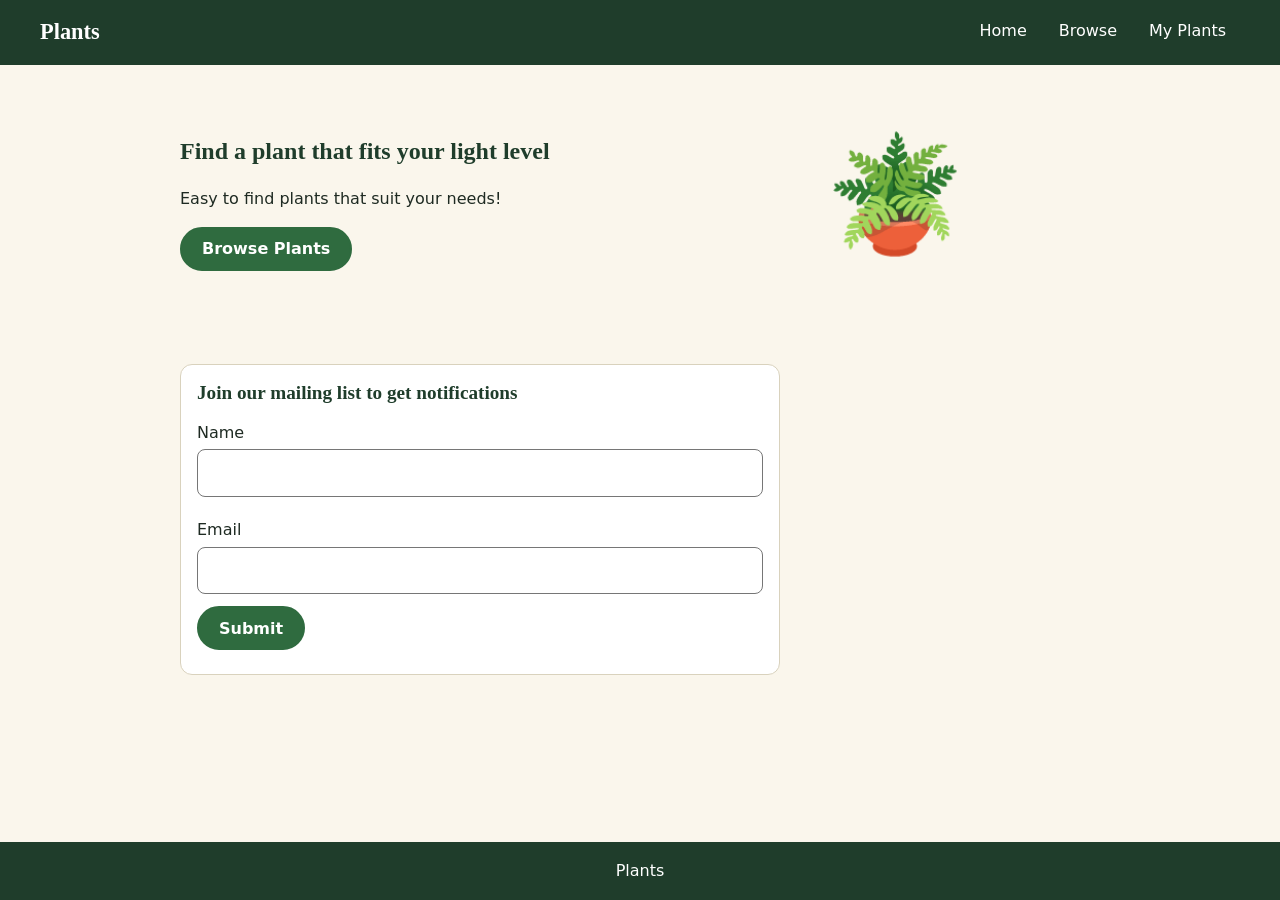
<file: index.html>
<!DOCTYPE html>
<html lang="en">
<head>
    <meta charset="UTF-8">
    <meta name="viewport" content="width=device-width, initial-scale=1.0">
    <link rel="stylesheet" href="css/styles.css">
    <title>Plants</title>
</head>
<body>
    <a class="skip" href="#main">Skip to content</a>
    <header class="site-header">
        <a class="logo" href="index.html">Plants</a>
        <button class="menu-toggle" type="button" aria-expanded="false" aria-controls="site-nav" aria-label="Menu">
            <span aria-hidden="true"></span>
            <span aria-hidden="true"></span>
            <span aria-hidden="true"></span>
        </button>
        <nav class="site-nav" id="site-nav" aria-label="Main">
            <ul>
                <li><a href="index.html">Home</a></li>
                <li><a href="browse.html">Browse</a></li>
                <li><a href="my-plants.html">My Plants</a></li>
            </ul>
        </nav>
    </header>
    <main id="main">
        <section class="container hero">
            <div class="hero-text">
                <h1>Find a plant that fits your light level</h1>
                <p>Easy to find plants that suit your needs!</p>
                <a class="btn btn-primary" href="browse.html">Browse Plants</a>
            </div>
            <p class="hero-art" aria-hidden="true">🪴</p>
        </section>
        <section class="container" aria-labelledby="signup-title">
            <div class="signup">
                <h2 id="signup-title">Join our mailing list to get notifications</h2>
                <form id="signup" action="#" method="get">
                    <label for="name">Name</label>
                    <input id="name" name="name" type="text" autocomplete="name" required>
                    <label for="email">Email</label>
                    <input id="email" name="email" type="email" autocomplete="email" required>
                    <button class="btn btn-primary" type="submit">Submit</button>
                    <p id="signup-status" role="status"></p>
                </form>
            </div>
        </section>
    </main>
    <footer class="site-footer">
        <p>Plants</p>
    </footer>
    <script src="js/navbar.js"></script>
</body>
</html>
</file>
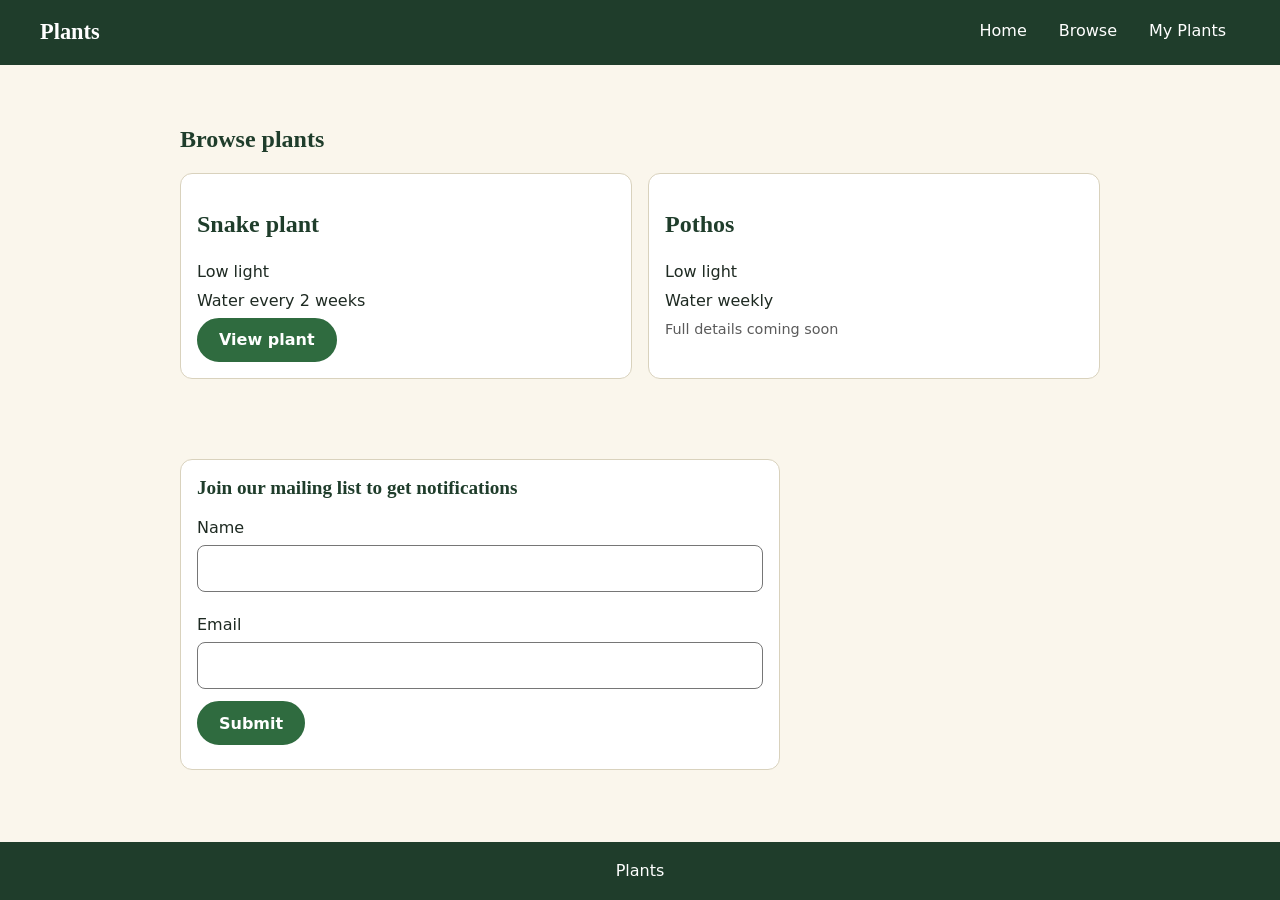
<file: browse.html>
<!DOCTYPE html>
<html lang="en">
<head>
    <meta charset="utf-8">
    <meta name="viewport" content="width=device-width, initial-scale=1">
    <title>Browse plants | Plants</title>
    <link rel="stylesheet" href="css/styles.css">
</head>
<body>
    <a class="skip" href="#main">Skip to content</a>
    <header class="site-header">
        <a class="logo" href="index.html">Plants</a>
        <button class="menu-toggle" type="button" aria-expanded="false" aria-controls="site-nav" aria-label="Menu">
            <span aria-hidden="true"></span>
            <span aria-hidden="true"></span>
            <span aria-hidden="true"></span>
        </button>
        <nav class="site-nav" id="site-nav" aria-label="Main">
            <ul>
                <li><a href="index.html">Home</a></li>
                <li><a href="browse.html">Browse</a></li>
                <li><a href="my-plants.html">My Plants</a></li>
            </ul>
        </nav>
    </header>
    <main id="main">
        <section class="container">
            <h1>Browse plants</h1>
            <div class="card-grid">
                <article class="plant-card">
                    <h2>Snake plant</h2>
                    <p>Low light</p>
                    <p>Water every 2 weeks</p>
                    <a class="btn btn-primary" href="plant-detail.html">View plant</a>
                </article>
                <article class="plant-card">
                    <h2>Pothos</h2>
                    <p>Low light</p>
                    <p>Water weekly</p>
                    <p class="note">Full details coming soon</p>
                </article>
            </div>
        </section>
        <section class="container" aria-labelledby="signup-title">
            <div class="signup">
                <h2 id="signup-title">Join our mailing list to get notifications</h2>
                <form id="signup" action="#" method="get">
                    <label for="name">Name</label>
                    <input id="name" name="name" type="text" autocomplete="name" required>
                    <label for="email">Email</label>
                    <input id="email" name="email" type="email" autocomplete="email" required>
                    <button class="btn btn-primary" type="submit">Submit</button>
                    <p id="signup-status" role="status"></p>
                </form>
            </div>
        </section>
    </main>
    <footer class="site-footer">
        <p>Plants</p>
    </footer>
    <script src="js/navbar.js"></script>
</body>
</html>
</file>
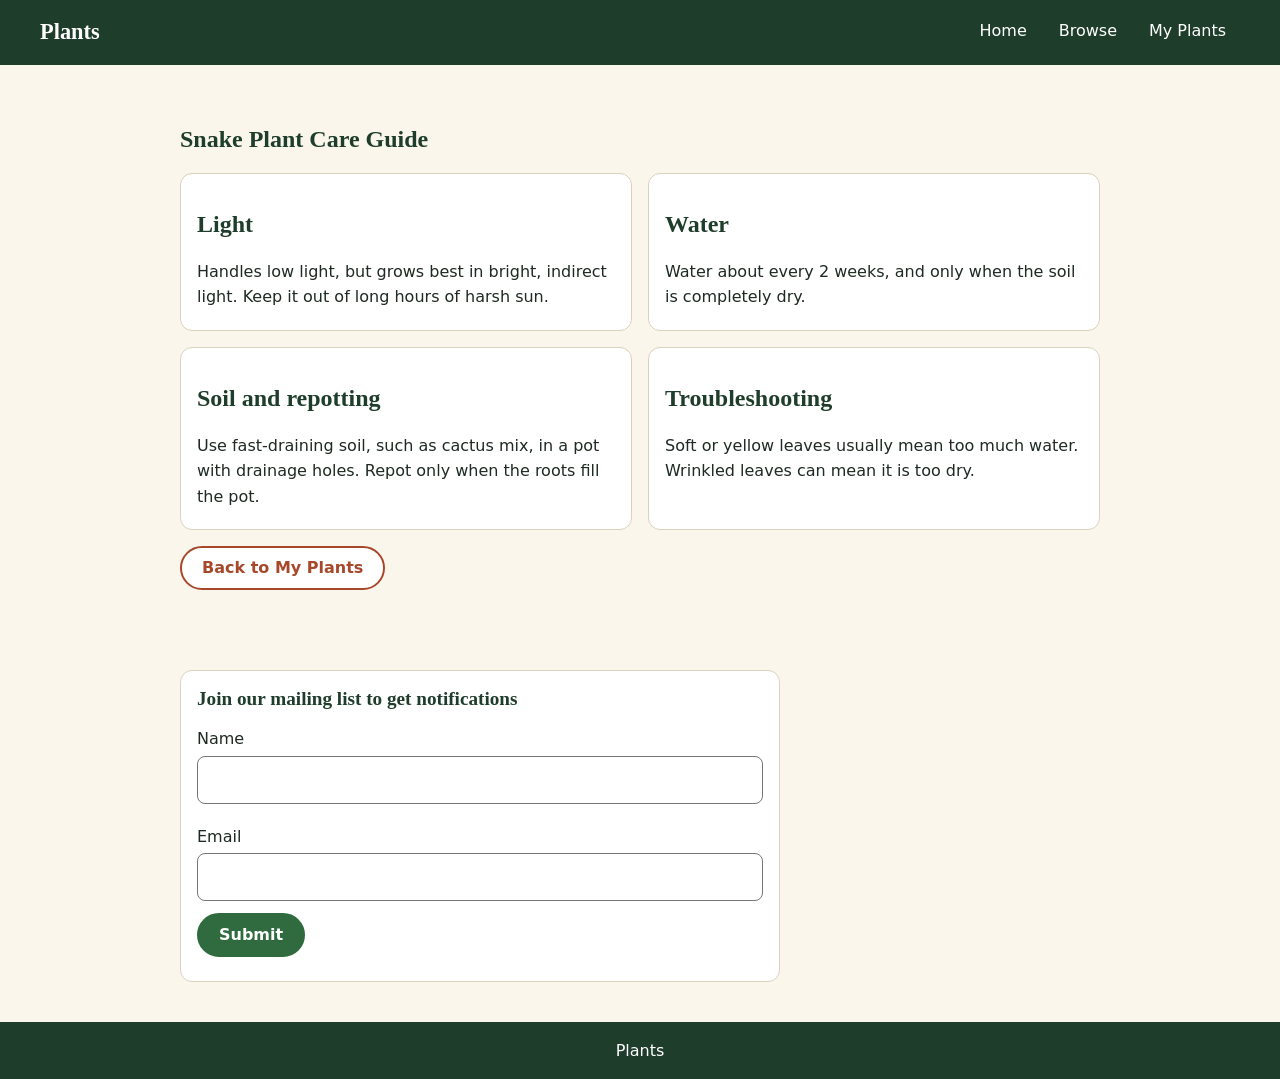
<file: care-guide.html>
<!DOCTYPE html>
<html lang="en">
<head>
    <meta charset="utf-8">
    <meta name="viewport" content="width=device-width, initial-scale=1">
    <title>Snake plant | Plants</title>
    <link rel="stylesheet" href="css/styles.css">
</head>
<body>
    <a class="skip" href="#main">Skip to content</a>
    <header class="site-header">
        <a class="logo" href="index.html">Plants</a>
        <button class="menu-toggle" type="button" aria-expanded="false" aria-controls="site-nav" aria-label="Menu">
            <span aria-hidden="true"></span>
            <span aria-hidden="true"></span>
            <span aria-hidden="true"></span>
        </button>
        <nav class="site-nav" id="site-nav" aria-label="Main">
            <ul>
                <li><a href="index.html">Home</a></li>
                <li><a href="browse.html">Browse</a></li>
                <li><a href="my-plants.html">My Plants</a></li>
            </ul>
        </nav>
    </header>
    <main id="main">
        <section class="container">
            <h1>Snake Plant Care Guide</h1>
            <div class="card-grid">
                <article class="plant-card">
                    <h2>Light</h2>
                    <p>Handles low light, but grows best in bright, indirect light. Keep it out of long hours of harsh sun.</p>
                </article>
                <article class="plant-card">
                    <h2>Water</h2>
                    <p>Water about every 2 weeks, and only when the soil is completely dry.</p>
                </article>
                <article class="plant-card">
                    <h2>Soil and repotting</h2>
                    <p>Use fast-draining soil, such as cactus mix, in a pot with drainage holes. Repot only when the roots fill the pot.</p>
                </article>
                <article class="plant-card">
                    <h2>Troubleshooting</h2>
                    <p>Soft or yellow leaves usually mean too much water. Wrinkled leaves can mean it is too dry.</p>
                </article>
            </div>
            <div class="button-row">
                <a class="btn btn-secondary" href="my-plants.html">Back to My Plants</a>
            </div>
        </section>
        <section class="container" aria-labelledby="signup-title">
            <div class="signup">
                <h2 id="signup-title">Join our mailing list to get notifications</h2>
                <form id="signup" action="#" method="get">
                    <label for="name">Name</label>
                    <input id="name" name="name" type="text" autocomplete="name" required>
                    <label for="email">Email</label>
                    <input id="email" name="email" type="email" autocomplete="email" required>
                    <button class="btn btn-primary" type="submit">Submit</button>
                    <p id="signup-status" role="status"></p>
                </form>
            </div>
        </section>
    </main>
    <footer class="site-footer">
        <p>Plants</p>
    </footer>
    <script src="js/navbar.js"></script>
</body>
</html>
</file>
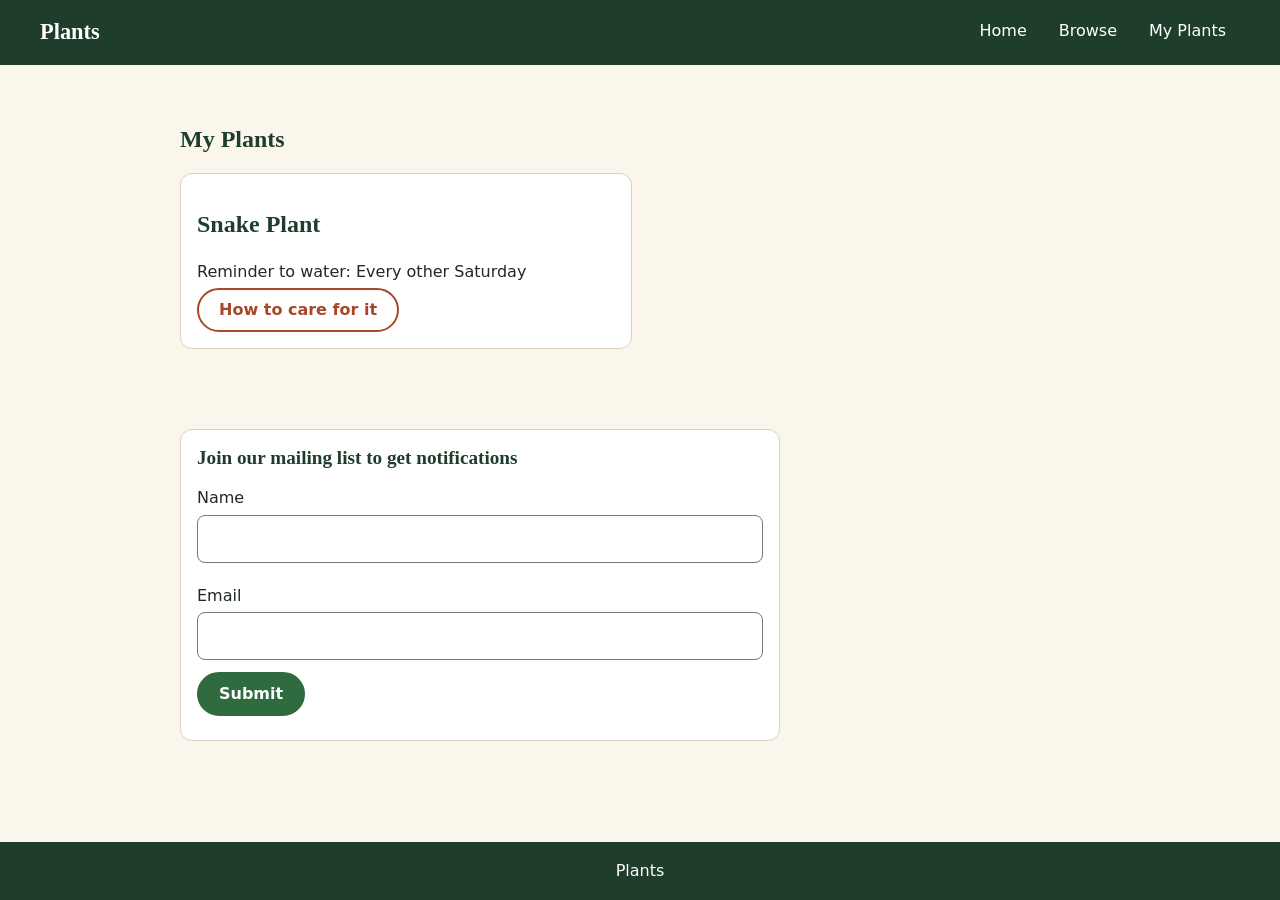
<file: my-plants.html>
<!DOCTYPE html>
<html lang="en">
<head>
    <meta charset="utf-8">
    <meta name="viewport" content="width=device-width, initial-scale=1">
    <title>My Plants | Plants</title>
    <link rel="stylesheet" href="css/styles.css">
</head>
<body>
    <a class="skip" href="#main">Skip to content</a>
    <header class="site-header">
        <a class="logo" href="index.html">Plants</a>
        <button class="menu-toggle" type="button" aria-expanded="false" aria-controls="site-nav" aria-label="Menu">
            <span aria-hidden="true"></span>
            <span aria-hidden="true"></span>
            <span aria-hidden="true"></span>
        </button>
        <nav class="site-nav" id="site-nav" aria-label="Main">
            <ul>
                <li><a href="index.html">Home</a></li>
                <li><a href="browse.html">Browse</a></li>
                <li><a href="my-plants.html">My Plants</a></li>
            </ul>
        </nav>
    </header>
    <main id="main">
        <section class="container">
            <h1>My Plants</h1>
            <div class="card-grid">
                <article class="plant-card">
                    <h2>Snake Plant</h2>
                    <p>Reminder to water: Every other Saturday</p>
                    <a class="btn btn-secondary" href="care-guide.html">How to care for it</a>
                </article>
            </div>
        </section>
        <section class="container" aria-labelledby="signup-title">
            <div class="signup">
                <h2 id="signup-title">Join our mailing list to get notifications</h2>
                <form id="signup" action="#" method="get">
                    <label for="name">Name</label>
                    <input id="name" name="name" type="text" autocomplete="name" required>
                    <label for="email">Email</label>
                    <input id="email" name="email" type="email" autocomplete="email" required>
                    <button class="btn btn-primary" type="submit">Submit</button>
                    <p id="signup-status" role="status"></p>
                </form>
            </div>
        </section>
    </main>
    <footer class="site-footer">
        <p>Plants</p>
    </footer>
    <script src="js/navbar.js"></script>
</body>
</html>
</file>
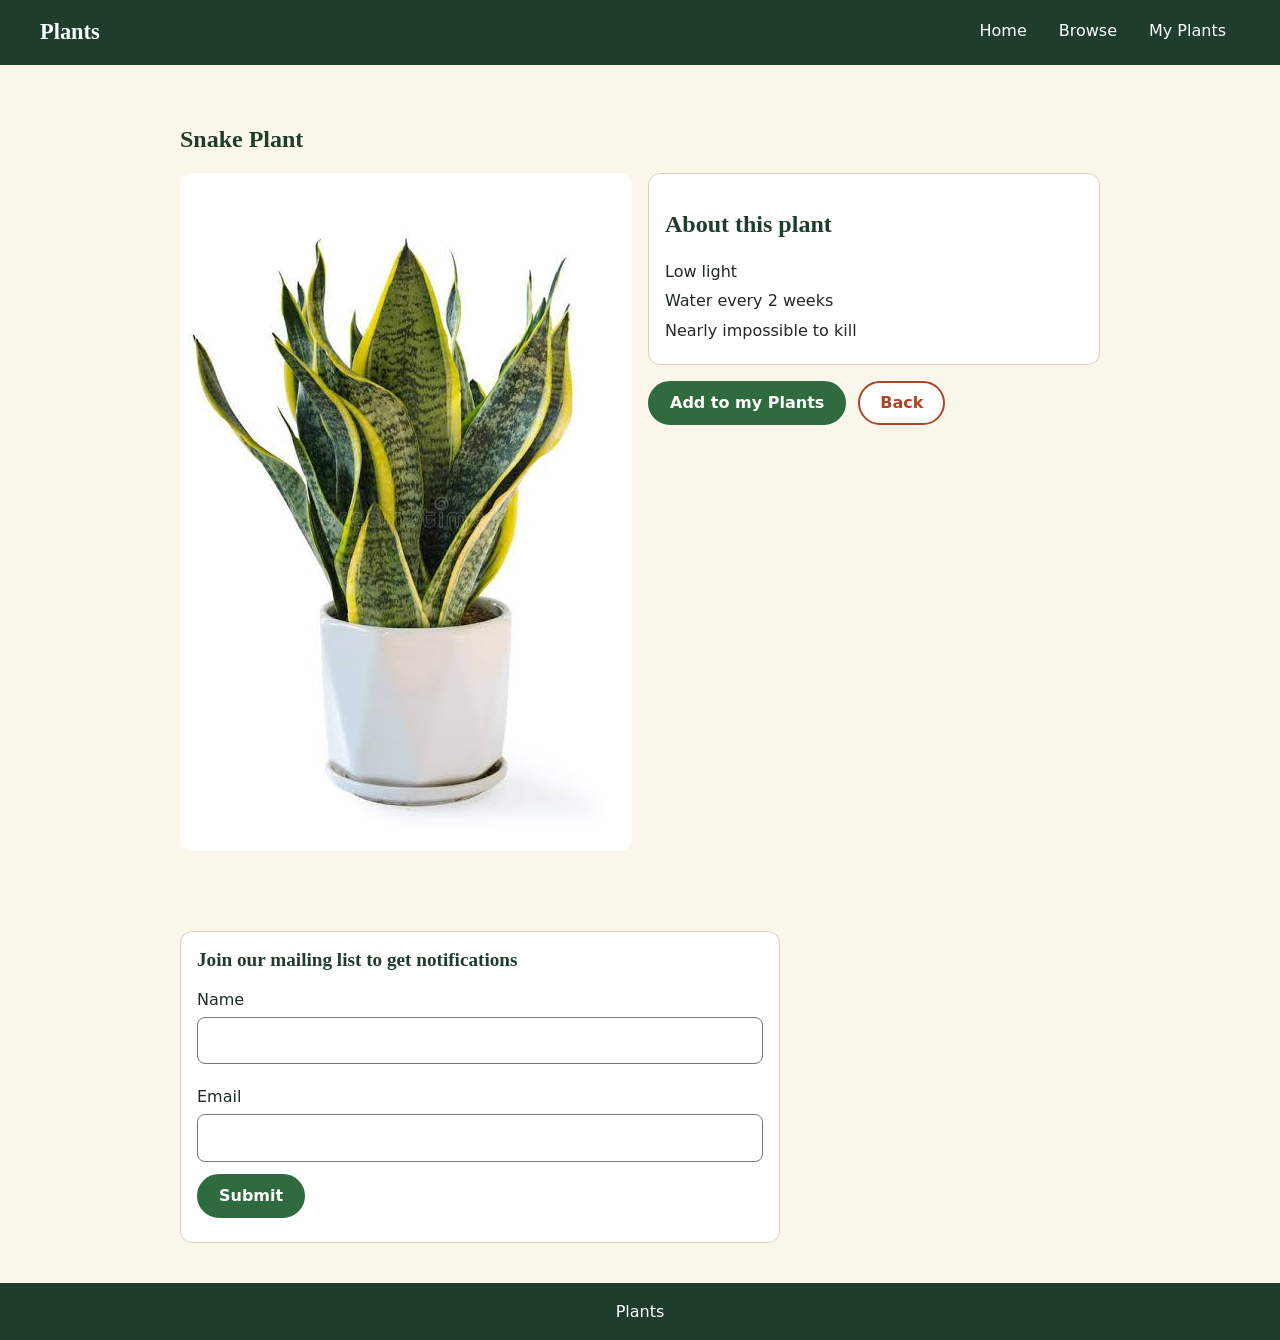
<file: plant-detail.html>
<!DOCTYPE html>
<html lang="en">
<head>
    <meta charset="utf-8">
    <meta name="viewport" content="width=device-width, initial-scale=1">
    <title>Snake plant | Plants</title>
    <link rel="stylesheet" href="css/styles.css">
</head>
<body>
    <a class="skip" href="#main">Skip to content</a>
    <header class="site-header">
        <a class="logo" href="index.html">Plants</a>
        <button class="menu-toggle" type="button" aria-expanded="false" aria-controls="site-nav" aria-label="Menu">
            <span aria-hidden="true"></span>
            <span aria-hidden="true"></span>
            <span aria-hidden="true"></span>
        </button>
        <nav class="site-nav" id="site-nav" aria-label="Main">
            <ul>
                <li><a href="index.html">Home</a></li>
                <li><a href="browse.html">Browse</a></li>
                <li><a href="my-plants.html">My Plants</a></li>
            </ul>
        </nav>
    </header>
    <main id="main">
        <section class="container">
            <h1>Snake Plant</h1>
            <div class="detail-layout">
                <img class="detail-img" src="images/snakeplant.jpg" alt="Snake plant ">
                <div>
                    <article class="plant-card">
                        <h2>About this plant</h2>
                        <p>Low light</p>
                        <p>Water every 2 weeks</p>
                        <p>Nearly impossible to kill</p>
                    </article>
                    <div class="button-row">
                        <a class="btn btn-primary" href="my-plants.html">Add to my Plants</a>
                        <a class="btn btn-secondary" href="browse.html">Back</a>
                    </div>
                </div>
            </div>
        </section>
        <section class="container" aria-labelledby="signup-title">
            <div class="signup">
                <h2 id="signup-title">Join our mailing list to get notifications</h2>
                <form id="signup" action="#" method="get">
                    <label for="name">Name</label>
                    <input id="name" name="name" type="text" autocomplete="name" required>
                    <label for="email">Email</label>
                    <input id="email" name="email" type="email" autocomplete="email" required>
                    <button class="btn btn-primary" type="submit">Submit</button>
                    <p id="signup-status" role="status"></p>
                </form>
            </div>
        </section>
    </main>
    <footer class="site-footer">
        <p>Plants</p>
    </footer>
    <script src="js/navbar.js"></script>
</body>
</html>
</file>
<file: css/styles.css>
:root{
    --fern:#2F6B3F;
    --forest:#1F3D2B;
    --terra:#A8482A;
    --cream:#FAF6EC;
    --sun:#E0B341;
    --ink:#1E2A22;
    --line:#d9d2bd}
*{
    box-sizing:border-box
}
body{
    margin:0;
    min-height:100vh;
    display:flex;
    flex-direction:column;
    background:var(--cream);
    color:var(--ink);
    font:1rem/1.6 system-ui,sans-serif
}
main{
    flex:1
}
h1,h2,.logo{
    font-family:Georgia,"Times New Roman",serif;
    color:var(--forest);
    line-height:1.2
}
a{
    color:var(--terra)
}
a:focus,button:focus,input:focus{
    outline:3px solid var(--terra);
    outline-offset:2px
}
.container{width:100%;
    max-width:1000px;
    margin:0 auto;
    padding:24px 16px
}
.skip{
    position:absolute;
    left:-999px
}
.skip:focus{
    left:8px;
    top:8px;
    z-index:10;
    background:#fff;
    padding:8px
}

/* header: flexbox */
.site-header{
    display:flex;
    flex-wrap:wrap;
    justify-content:space-between;
    align-items:center;
    gap:8px;
    padding:8px 16px;
    background:var(--forest)
}
.site-header :focus{
    outline-color:var(--sun)
}
.logo{
    color:#fff;
    font-size:1.4rem;
    font-weight:700;
    text-decoration:none
}
.site-nav{
    display:none;
    flex-basis:100%;
}
.site-nav.is-open{
    display:block
}
.site-nav ul{
    display:flex;
    flex-direction:column;
    gap:4px;
    margin:0;
    padding:0;
    list-style:none;
}
.site-nav a{
    display:block;
    padding:10px 14px;
    border-bottom:3px solid transparent;
    color:#fff;
    text-decoration:none;
    background: transparent;
    border-radius:999px;
}
.site-nav a:hover{
    background:#3D7A4F;
}
.site-nav a:focus{
    outline:3px solid var(--sun);
    outline-offset:-3px;
}
.site-nav a:active{
    background:var(--sun);
    color:var(--forest);
}
.menu-toggle{
    display:flex;
    flex-direction:column;
    justify-content:center;
    gap:5px;
    width:44px;
    height:44px;
    padding:10px;
    border:2px solid #fff;
    border-radius:8px;
    background:none;
}
.menu-toggle span{
    display:block;
    height:3px;
    background:#fff;
    border-radius:2px
}

/* buttons */
.btn{
    display:inline-block;
    min-height:44px;
    padding:10px 20px;
    border:2px solid var(--fern);
    border-radius:999px;
    font:600 1rem system-ui,sans-serif;
    text-decoration:none;
    cursor:pointer
}
.btn-primary{
    background:var(--fern);
    color:#fff
}
.btn-primary:hover,.btn-primary:focus{
    background:var(--forest);
    border-color:var(--forest)
}
.btn-secondary{
    background:#fff;
    border-color:var(--terra);
    color:var(--terra)
}
.btn-secondary:hover,.btn-secondary:focus{
    background:var(--terra);
    color:#fff
}
.button-row{
    display:flex;
    flex-wrap:wrap;
    gap:12px;
    margin-top:16px
}

/* layouts: grid, one column on mobile */
.hero,.card-grid,.detail-layout{
    display:grid;
    gap:16px;
    grid-template-columns:1fr
}
.hero{
    align-items:center
}
.plant-card,.signup{
    background:#fff;
    border:1px solid var(--line);
    border-radius:12px;
    padding:16px
}
.plant-card p{
    margin:4px 0
}
.hero-art{
    margin:0;
    font-size:7rem;
    text-align:center
}
.detail-art{
    margin:0;
    padding:32px;
    font-size:8rem;
    line-height:1;
    text-align:center;
    background:#fff;
    border:1px solid var(--line);
    border-radius:12px
}
.detail-img{
    display:block;
    width:100%;
    height:auto;
    border-radius:12px
}
.note{
    color:#5b5b5b;
    font-size:.9rem
}

/* mailing list form */
.signup{
    max-width:600px
}
.signup h2{
    font-size:1.2rem;
    margin-top:0
}
.signup label{
    display:block;
    margin-top:8px
}
.signup input{
    width:100%;
    margin:4px 0 12px;
    padding:10px;
    border:1px solid #767676;
    border-radius:8px;
    font:inherit
}
#signup-status{
    margin:8px 0 0;
    color:var(--fern);
    font-weight:600
}

.site-footer{
    padding:16px;
    background:var(--forest);
    color:#fff;
    text-align:center
}
.site-footer p{
    margin:0
}

/* wider screens */
@media (min-width:700px){
    .site-header{
        padding:8px 40px
    }
    .container{
        padding:40px
    }
    .hero{
        grid-template-columns:1.2fr 1fr
    }
    .card-grid,.detail-layout{
        grid-template-columns:1fr 1fr
    }
    .menu-toggle{
        display:none
    }
    .site-nav{
        display:block;
        flex-basis:auto;
    }
    .site-nav ul{
        flex-direction: row;
    }
}
</file>
